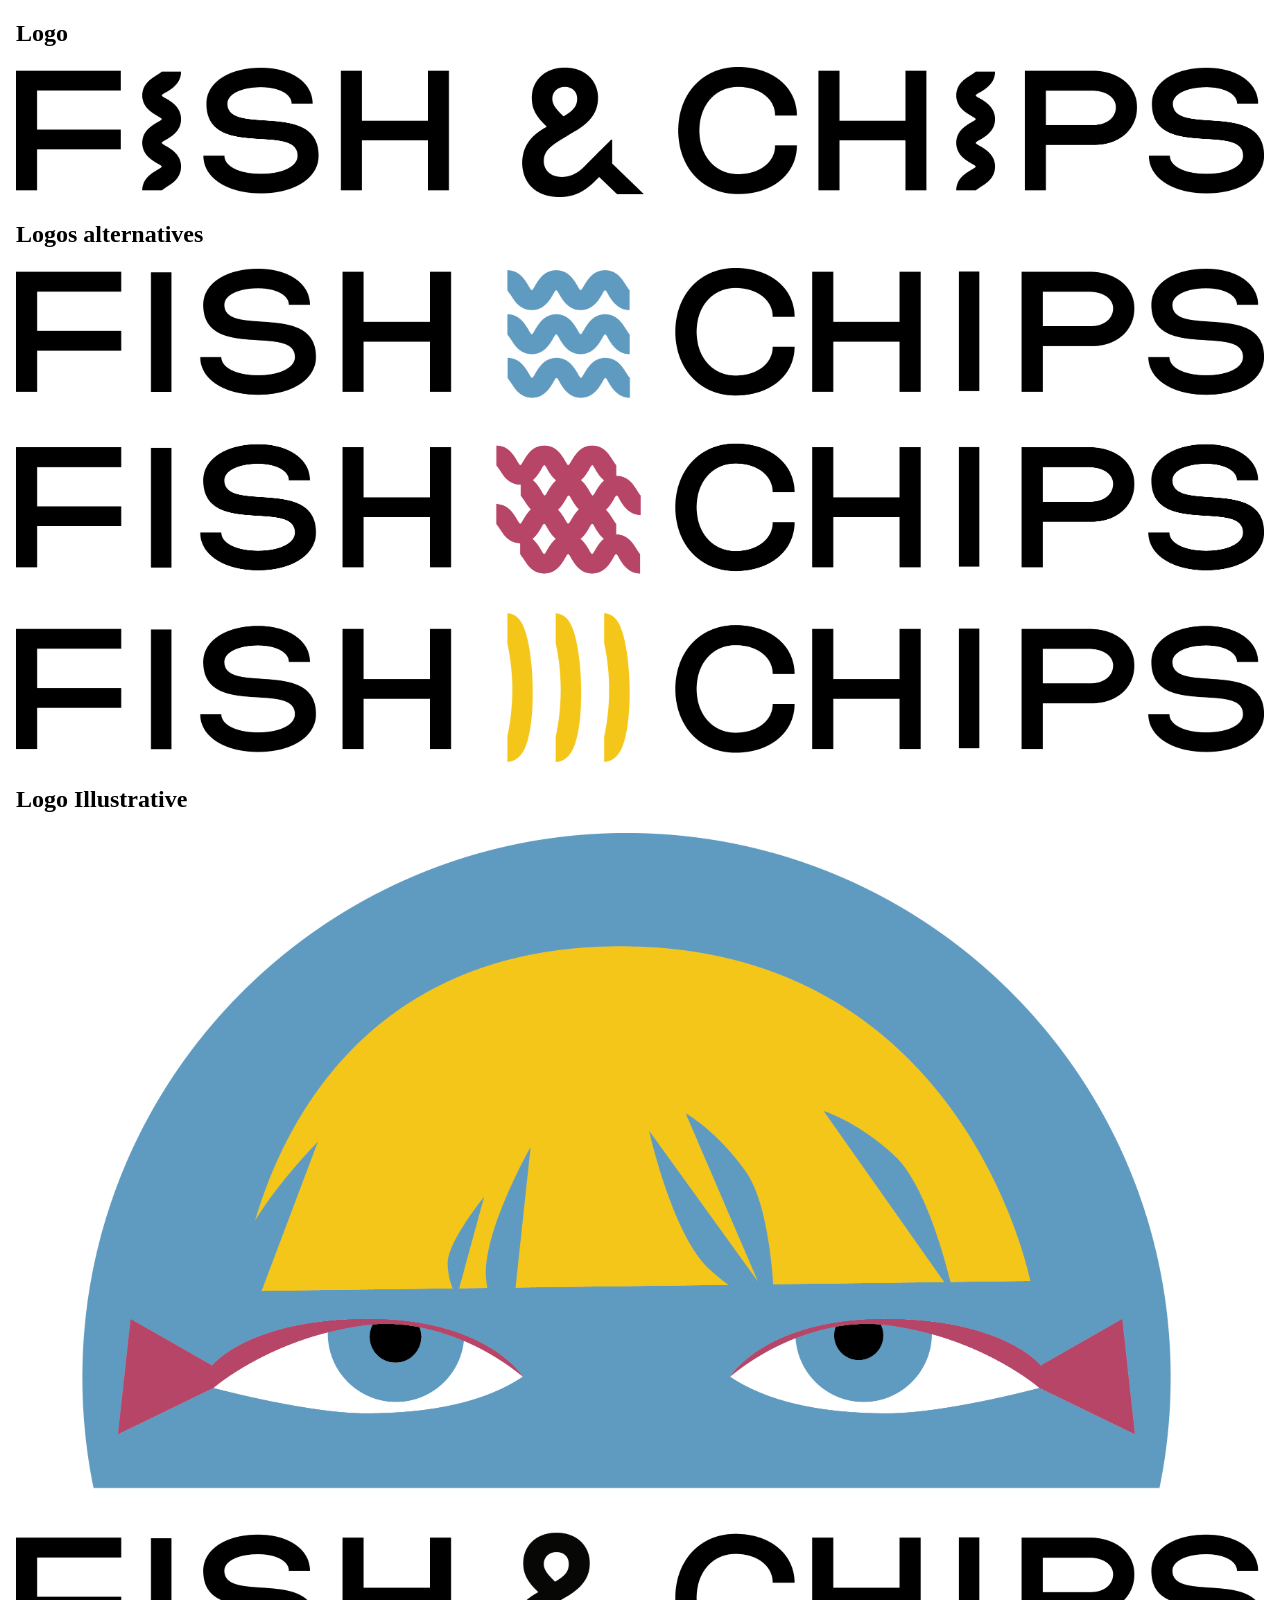
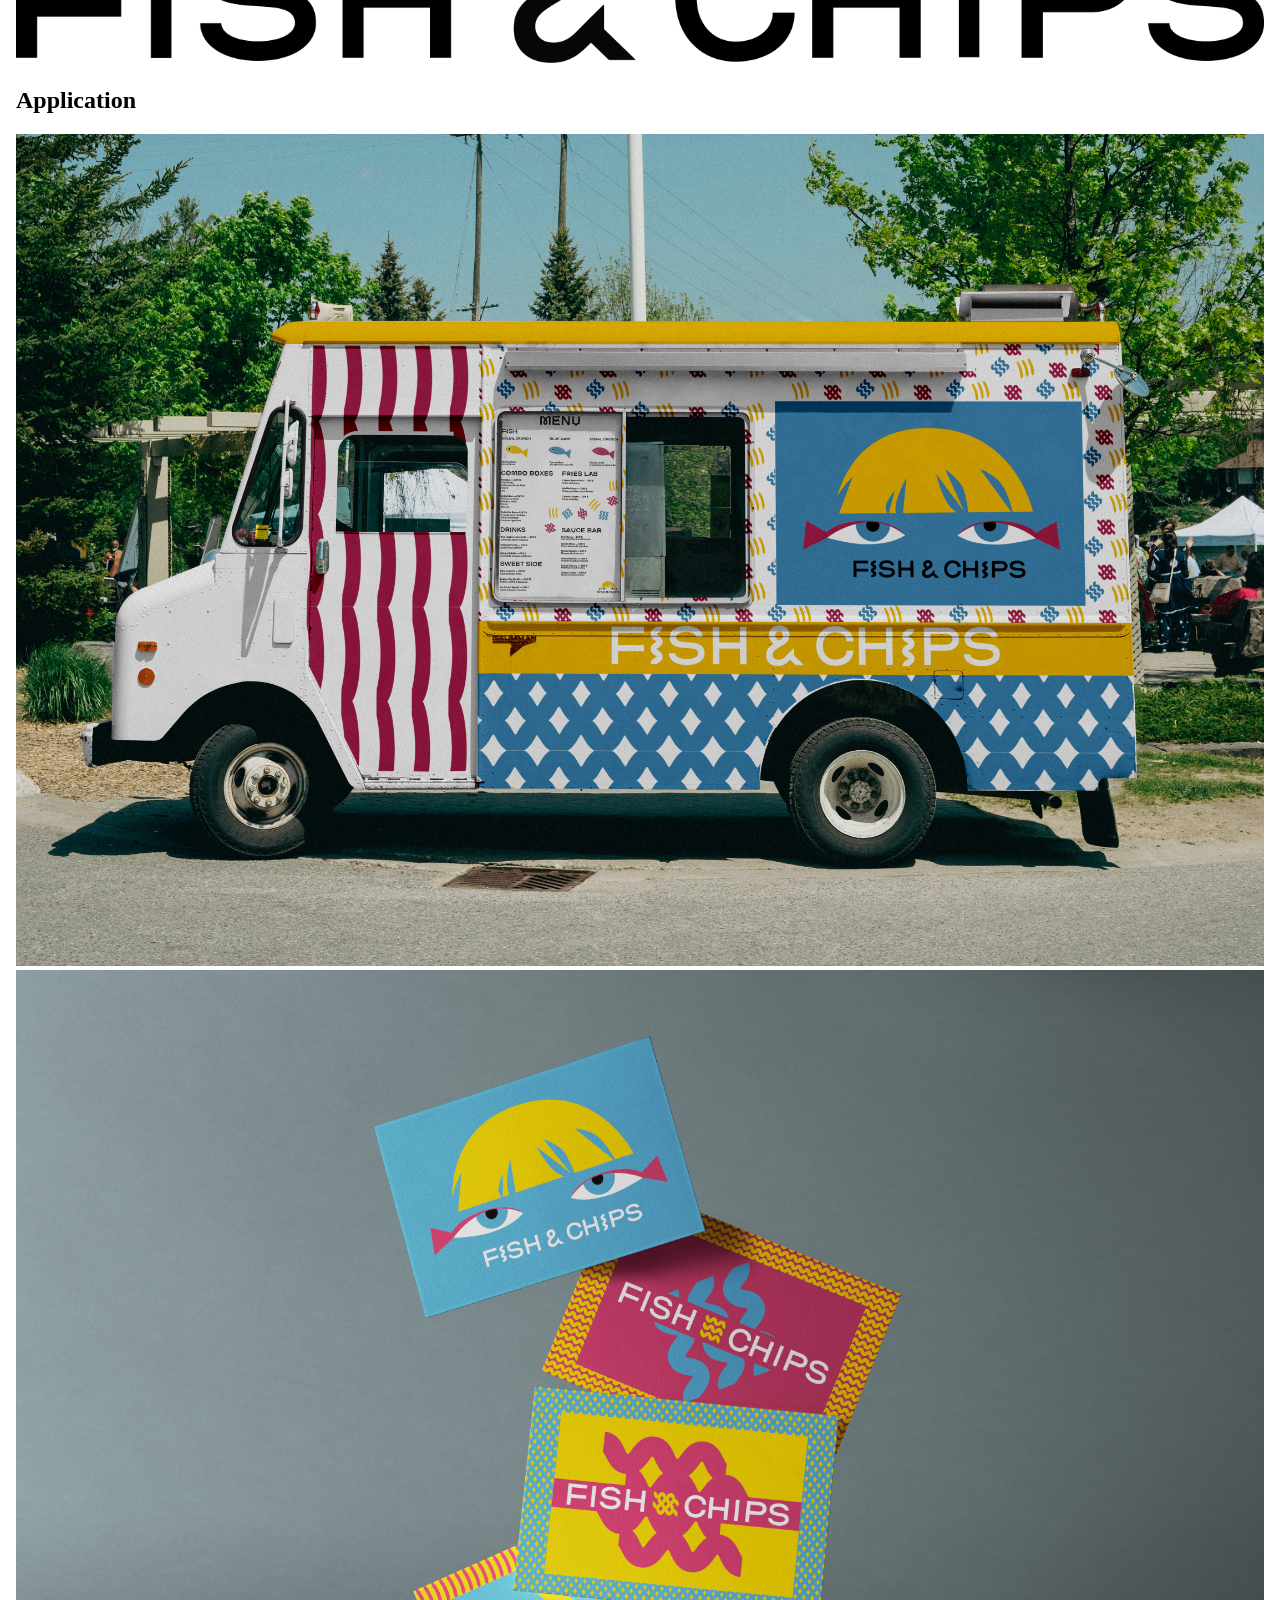
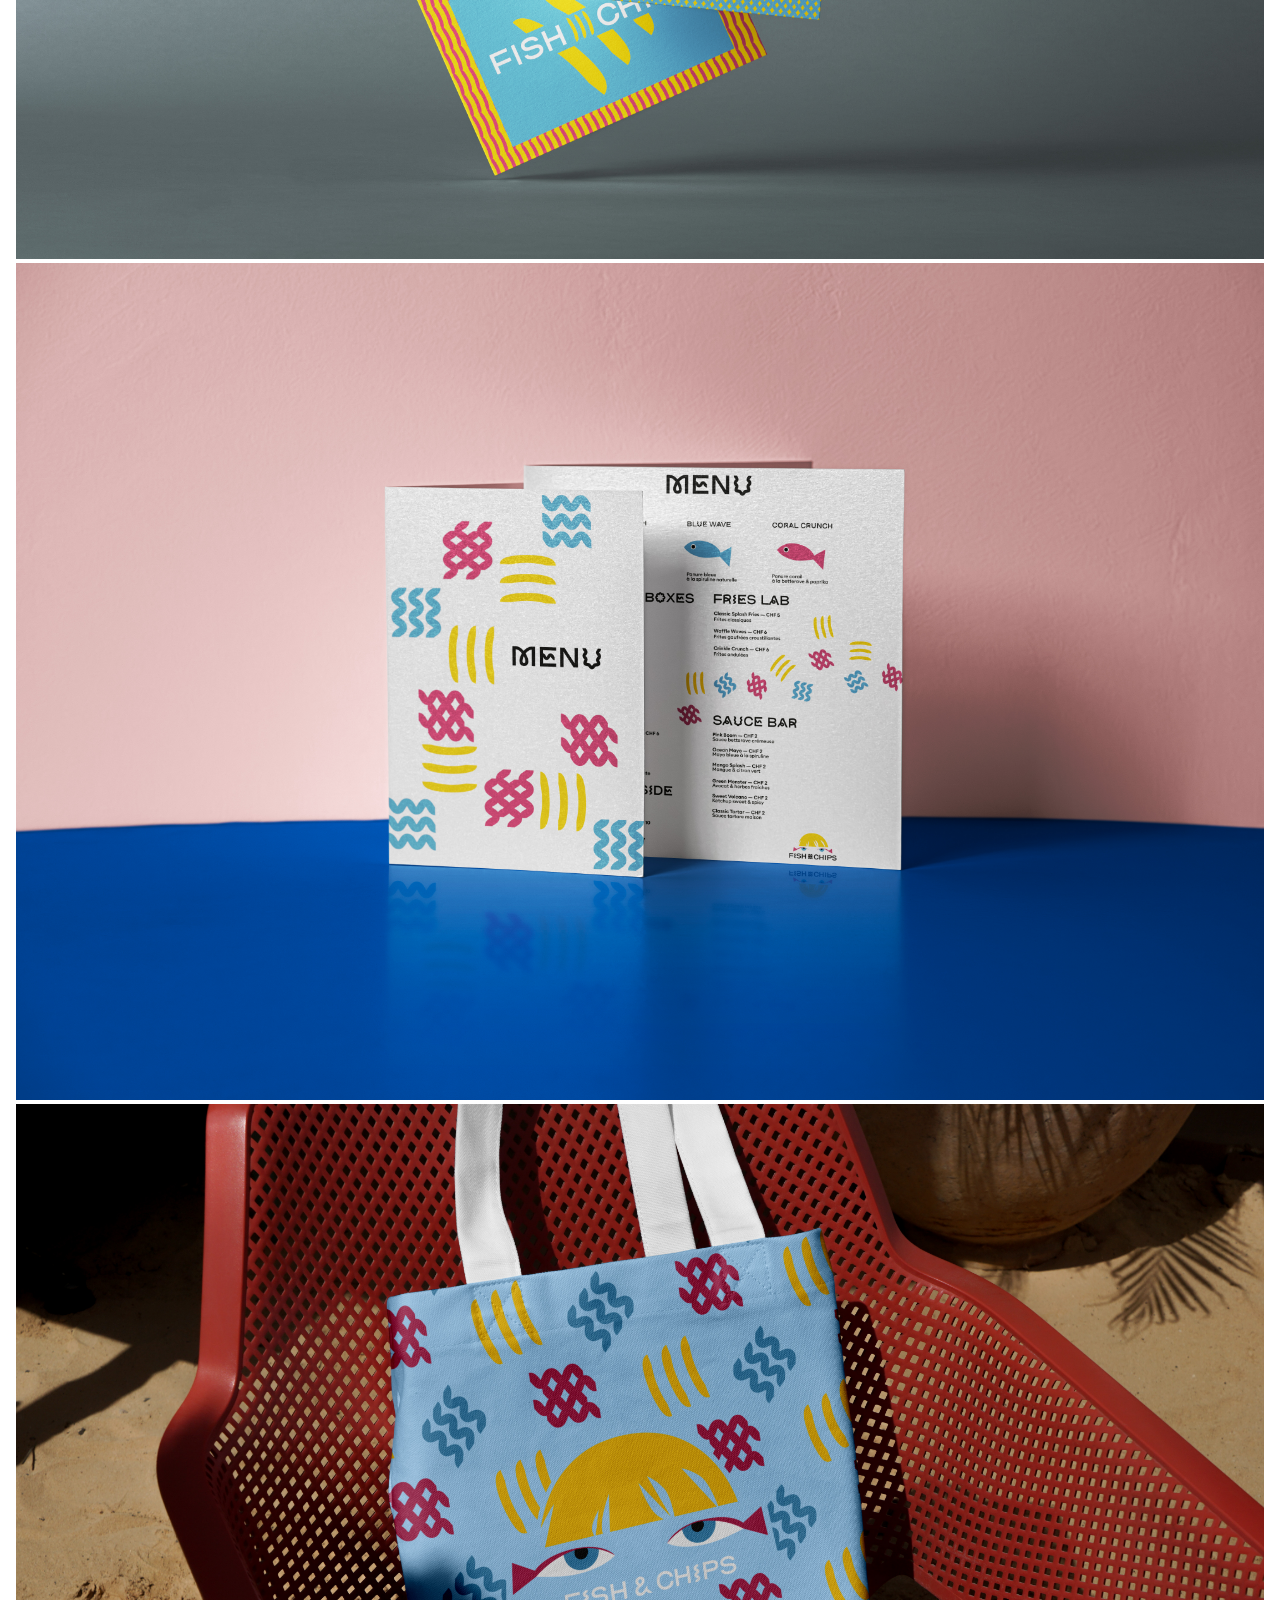
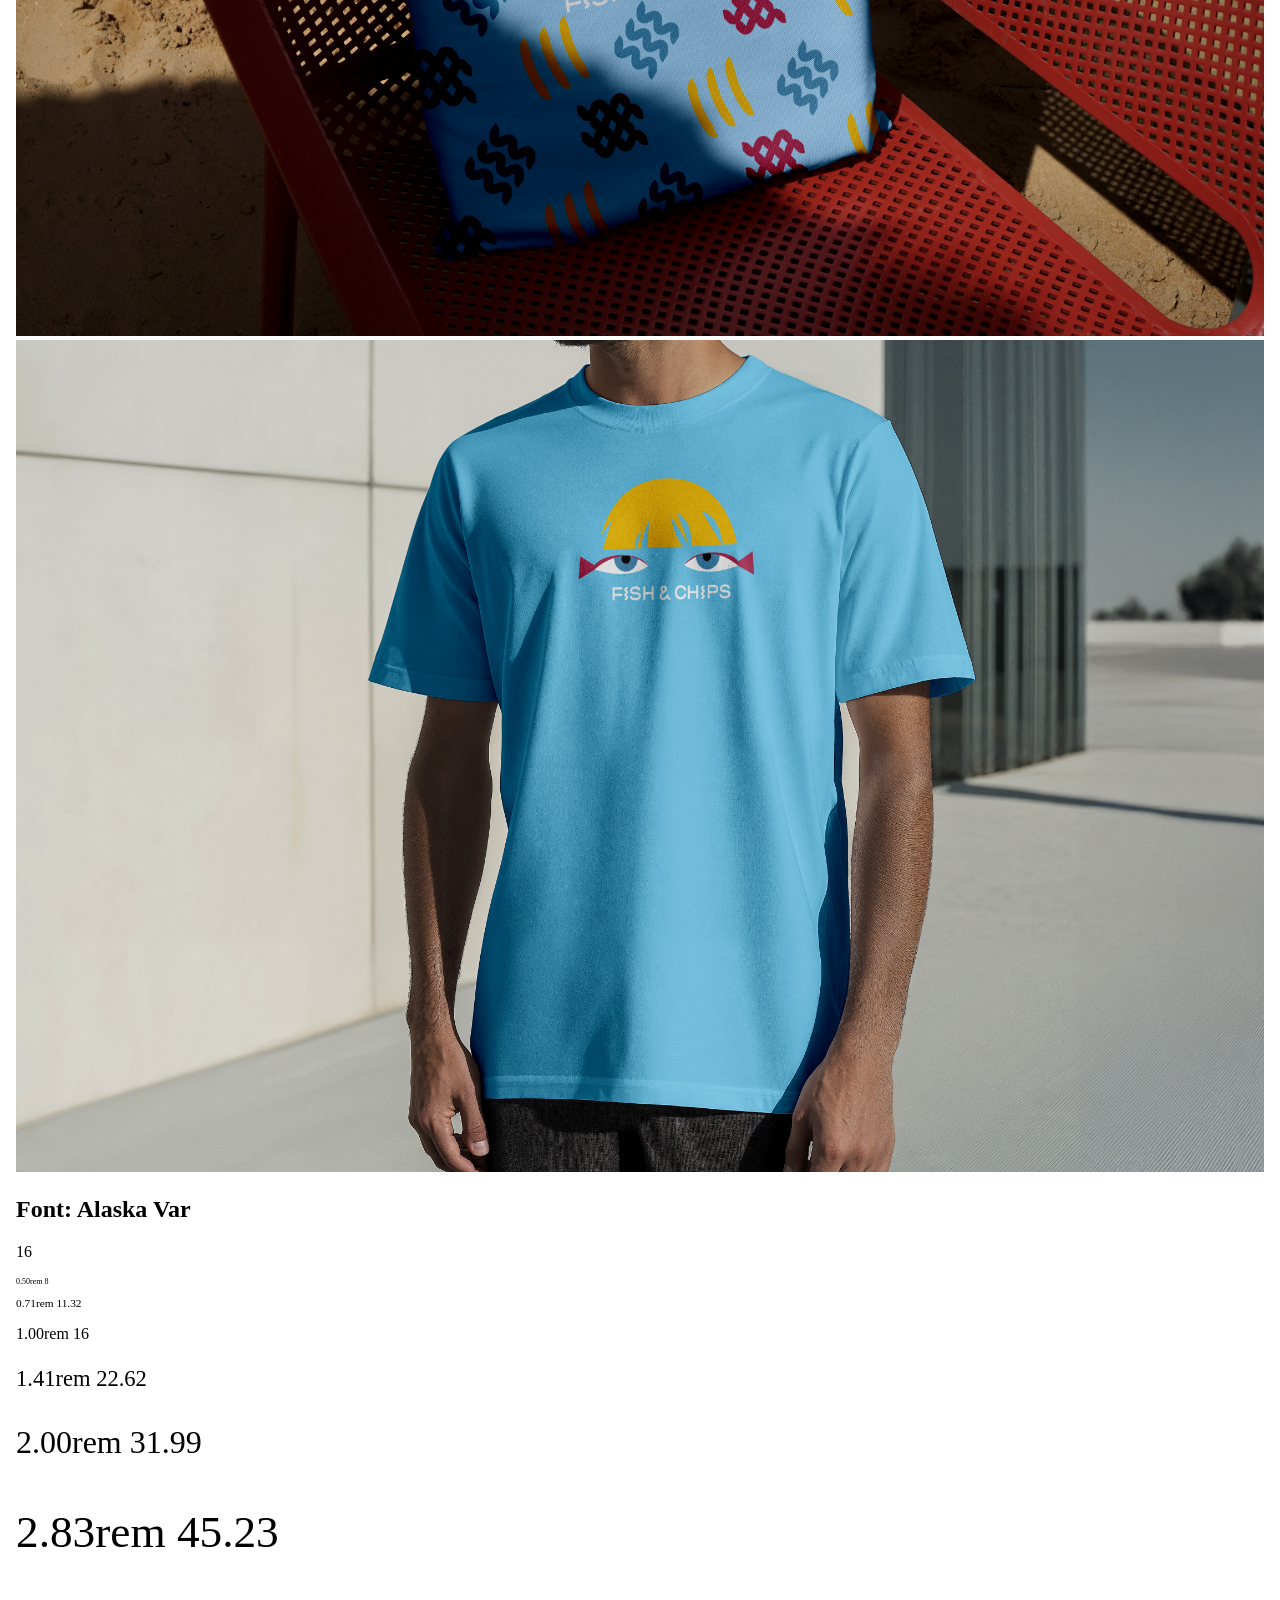
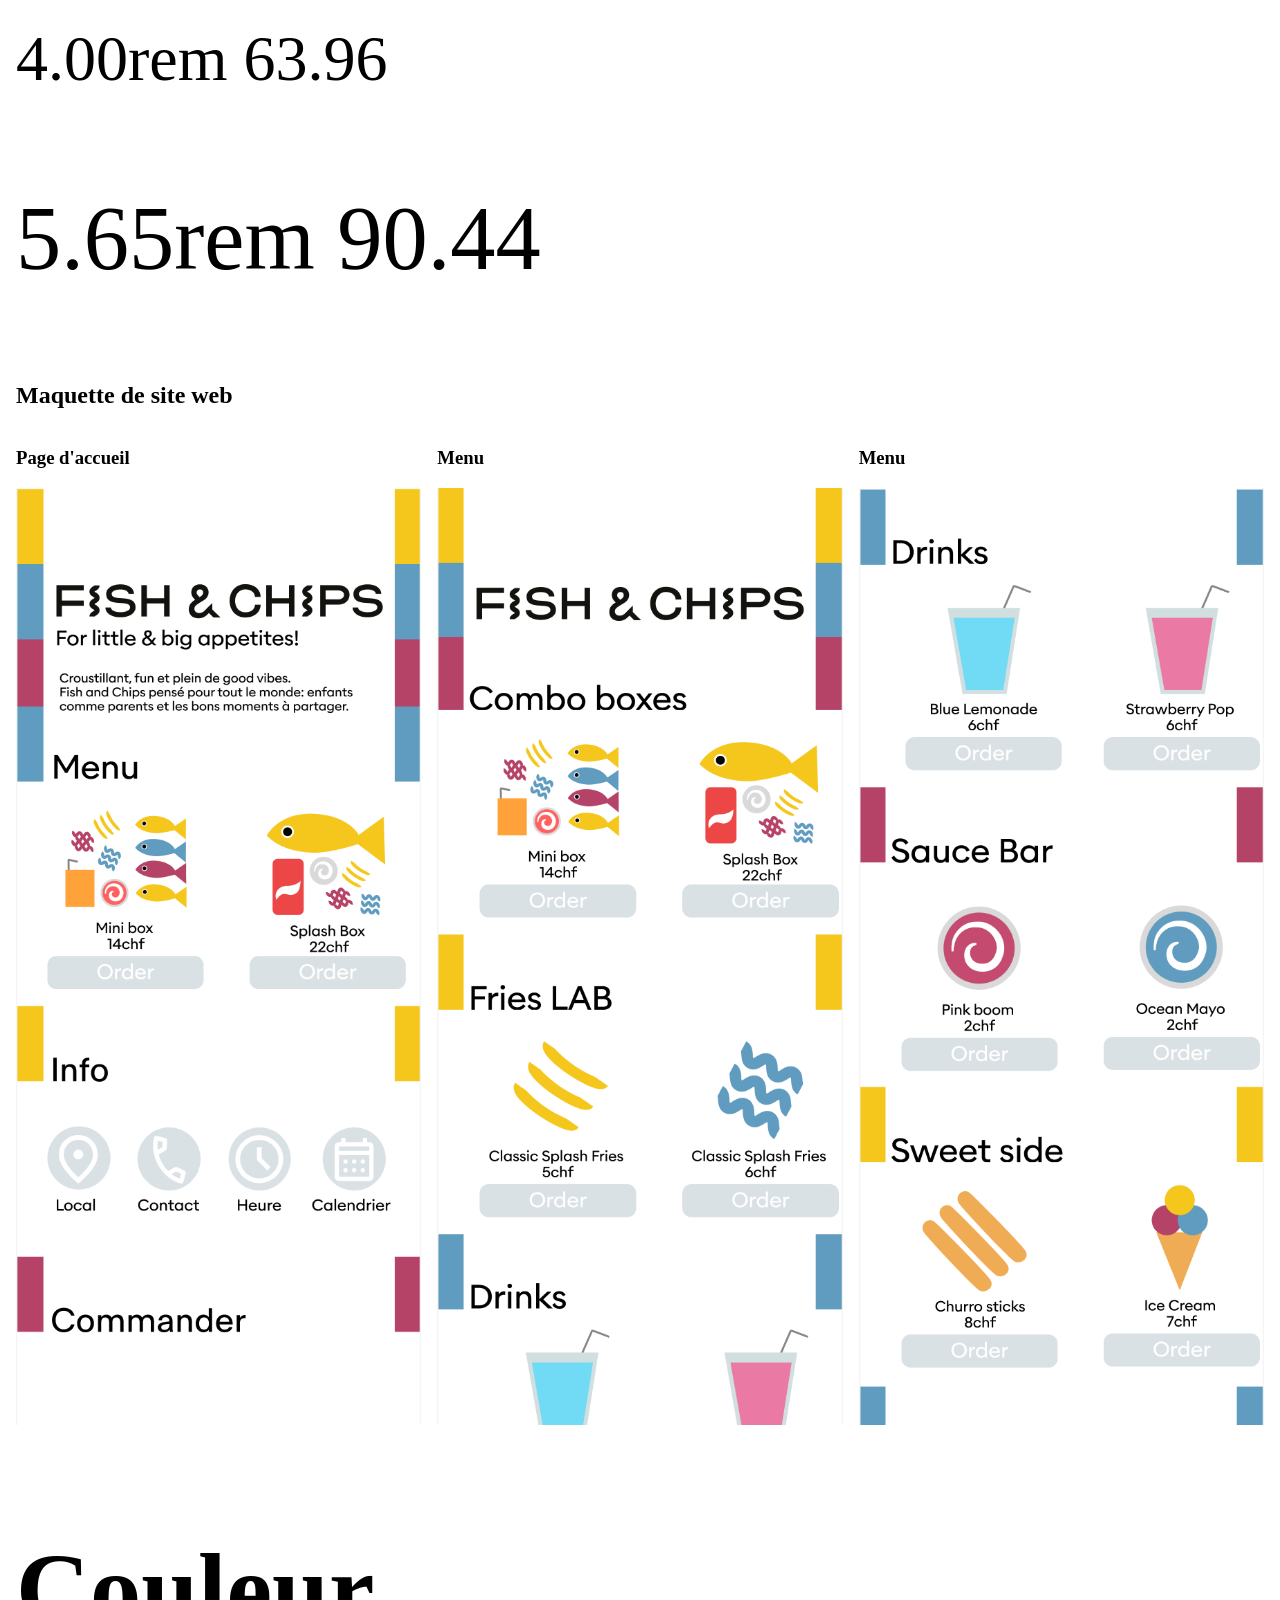
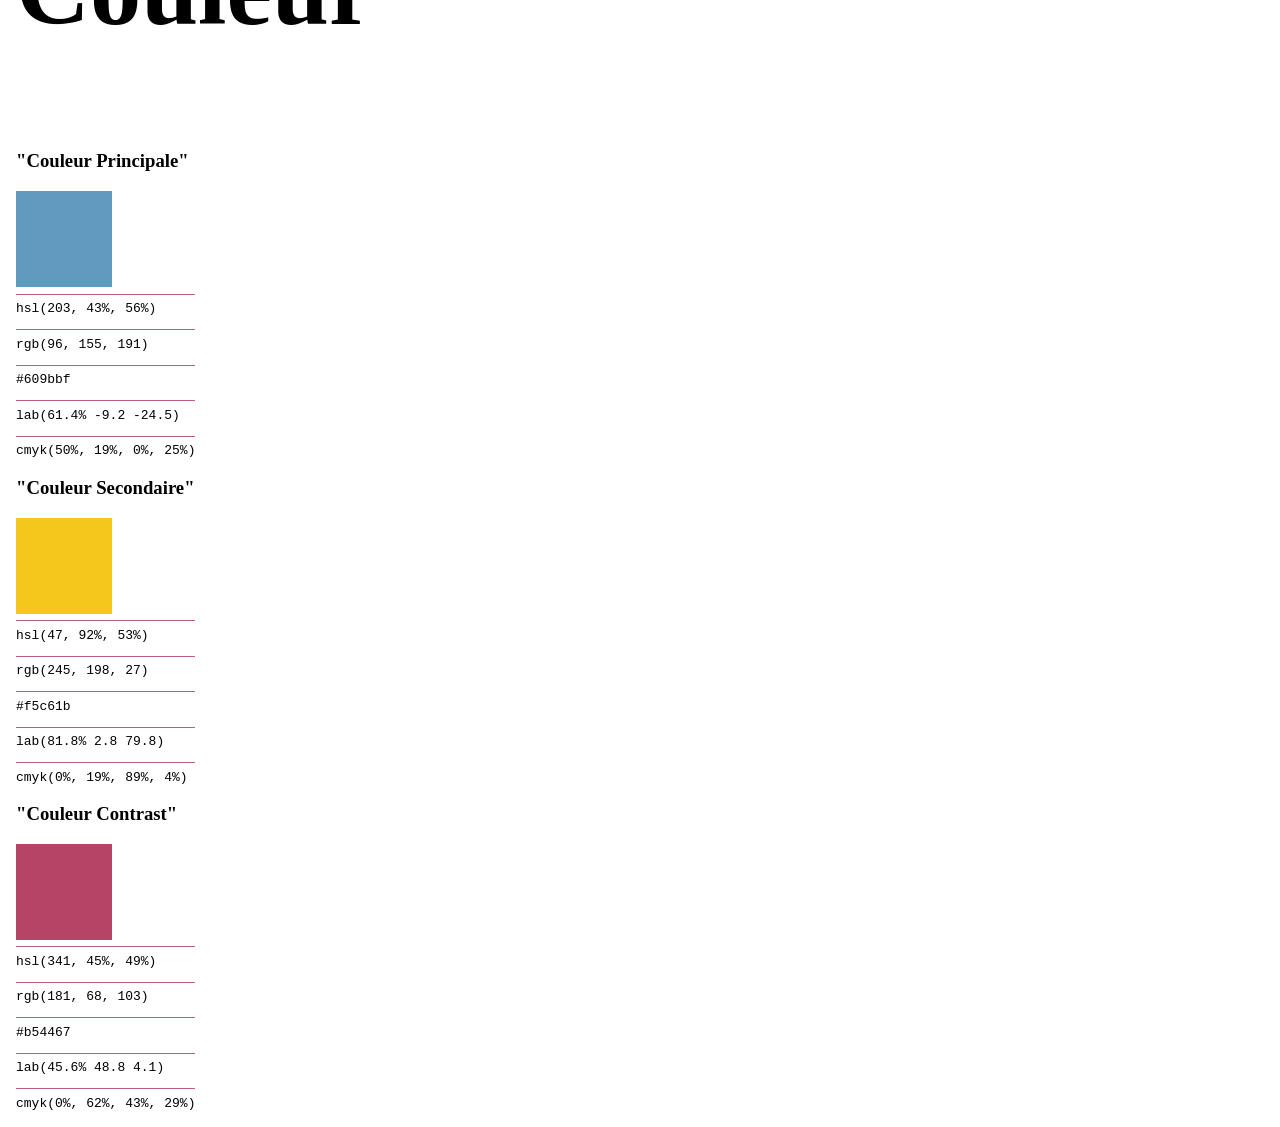
<file: index.html>
<!DOCTYPE html>
<html lang="fr">
<head>
	<meta charset="UTF-8">
	<meta name="viewport" content="width=device-width, initial-scale=1.0">
	<title>Fish and Chipos (Nastya)</title>
	<link rel="stylesheet" href="style.css">

<style>

	body{
		margin: 1rem;
	}
	img{
		max-width: 100%;
	}

	.color{
		width: max-content;
	}

	.swatch{
		width: 2.54cm;
		aspect-ratio: 1;
	}

	.label{
		font-family: monospace;
		border-top: 1px solid #bb5b7e;
		padding-top: 0.5em;
		margin-top: 0.5em;
	}
	

</style>



</head>
<body>
	<section class="Identite">

		<article class="Logo">
		<h2>Logo</h2>
		<img src="Fichier 1.png" alt="Logo FishnChips">
		</article>

		<article>
			<h2>Logos alternatives</h2>
			<img src="logos alt.png" alt="Logos">
		</article>

			<article>
				<h2>Logo Illustrative</h2>
			<img src="logo ilu.png" alt="Logos">
		</article>

		<article class="Application">
			<h2>Application</h2>
			<img src="mockupfoodtruck.jpg" alt="Image du camion">
			<img src="mockup02.jpg" alt="Carte de visite">
			<img src="mockupmenu.jpg" alt="Menu">
			<img src="BagMockUp.jpg" alt="Bag">
			<img src="Free Standing Men Wearing T-Shirt PSD Mockup.jpg" alt="">
		</article>

		<article class="Typographie">
			<h2> Font: Alaska Var</h2>
			<p style="font-size: var(--font-size-base     )"> 16               </p>
			<p style="font-size: var(--font-size-XS       )"> 0.50rem 8        </p> 
			<p style="font-size: var(--font-size-S        )"> 0.71rem 11.32    </p> 
			<p style="font-size: var(--font-size-M        )"> 1.00rem 16       </p> 
			<p style="font-size: var(--font-size-L        )"> 1.41rem 22.62    </p> 
			<p style="font-size: var(--font-size-XL       )"> 2.00rem 31.99    </p> 
			<p style="font-size: var(--font-size-XXL      )"> 2.83rem 45.23    </p> 
			<p style="font-size: var(--font-size-XXXL     )"> 4.00rem 63.96    </p> 
			<p style="font-size: var(--font-size-XXXXL   )"> 5.65rem 90.44    </p> 
		</article>





		<article class="web">
			<h2>Maquette de site web</h2>

			<div class="row">
				<div>
					<h3>Page d'accueil</h3>
					<img src="fishnchips_web02.png" alt="maquette web mobile">
				</div>

				<div>
					<h3>Menu</h3>
					<img src="fishnchps_web01.png" alt="maquette web mobile">
				</div>

				<div>
					<h3>Menu</h3>
					<img src="fishnchips_web03.png" alt="maquette web mobile">
				</div>
			</div><!-- fin .row -->

			
		</article>

	</section>

	<section id="CharteGraphique">

		<article id="Codecouleur">

			<h1>Couleur</h1>

			<script src="swatches.js"></script>


			<div class="color">
				<h3>"Couleur Principale"</h3>
				<div class="swatch" style="background: var(--couleurPrincipale);"></div>
				<p class="label" data-color-format="hsl"></p>
				<p class="label" data-color-format="rgb"></p>
				<p class="label" data-color-format="hex"></p>
				<p class="label" data-color-format="lab"></p>
				<p class="label" data-color-format="cmyk"></p>
			</div>

			<div class="color">
				<h3>"Couleur Secondaire"</h3>
				<div class="swatch" style="background:var(--couleurSecondaire) ;"></div>
				<p class="label" data-color-format="hsl"></p>
				<p class="label" data-color-format="rgb"></p>
				<p class="label" data-color-format="hex"></p>
				<p class="label" data-color-format="lab"></p>
				<p class="label" data-color-format="cmyk"></p>
			</div>

			<div class="color">
				<h3>"Couleur Contrast"</h3>
				<div class="swatch" style="background-color: hsl( from var(--couleurTroisieme) h s l);"></div>
				<p class="label" data-color-format="hsl"></p>
				<p class="label" data-color-format="rgb"></p>
				<p class="label" data-color-format="hex"></p>
				<p class="label" data-color-format="lab"></p>
				<p class="label" data-color-format="cmyk"></p>
			</div>



		</article>
		<!-- Couleur -->

	</section>
	<!-- #CharteGraphique -->
</body>
</html>
</file>
<file: style.css>
/* Couleur//////////// */
:root {
	--couleurPrincipale: rgb(96, 155, 191);
	--couleurSecondaire: rgb(245, 198, 27); 
	--couleurTroisieme: rgb(181, 68, 103);
}

:root {
  /* Typography Scale */
  --font-size-base: 16px;
  --font-size-XS: 0.50rem; /* 8px */
  --font-size-S: 0.71rem; /* 11.32px */
  --font-size-M: 1.00rem; /* 16px */
  --font-size-L: 1.41rem; /* 22.62px */
  --font-size-XL: 2.00rem; /* 31.99px */
  --font-size-XXL: 2.83rem; /* 45.23px */
  --font-size-XXXL: 4.00rem; /* 63.96px */
  --font-size-XXXXL: 5.65rem; /* 90.44px */
}


body {
	font-family: Alaska Var;
	/* background-color: var(--couleurPrincipale);
	color: color-mix(in srgb, var(--couleurPrincipale) 20%, white 80% )
} */
h1{
	font-size: 8vw;
}

/* Mise en page -- Colonnes */
.row {
	display: flex;
	gap: 1rem;
}
.row > * {
	flex: 1;
}
@media(max-width: 800px){
	.row{
		flex-direction: column;
	}
}
</file>
